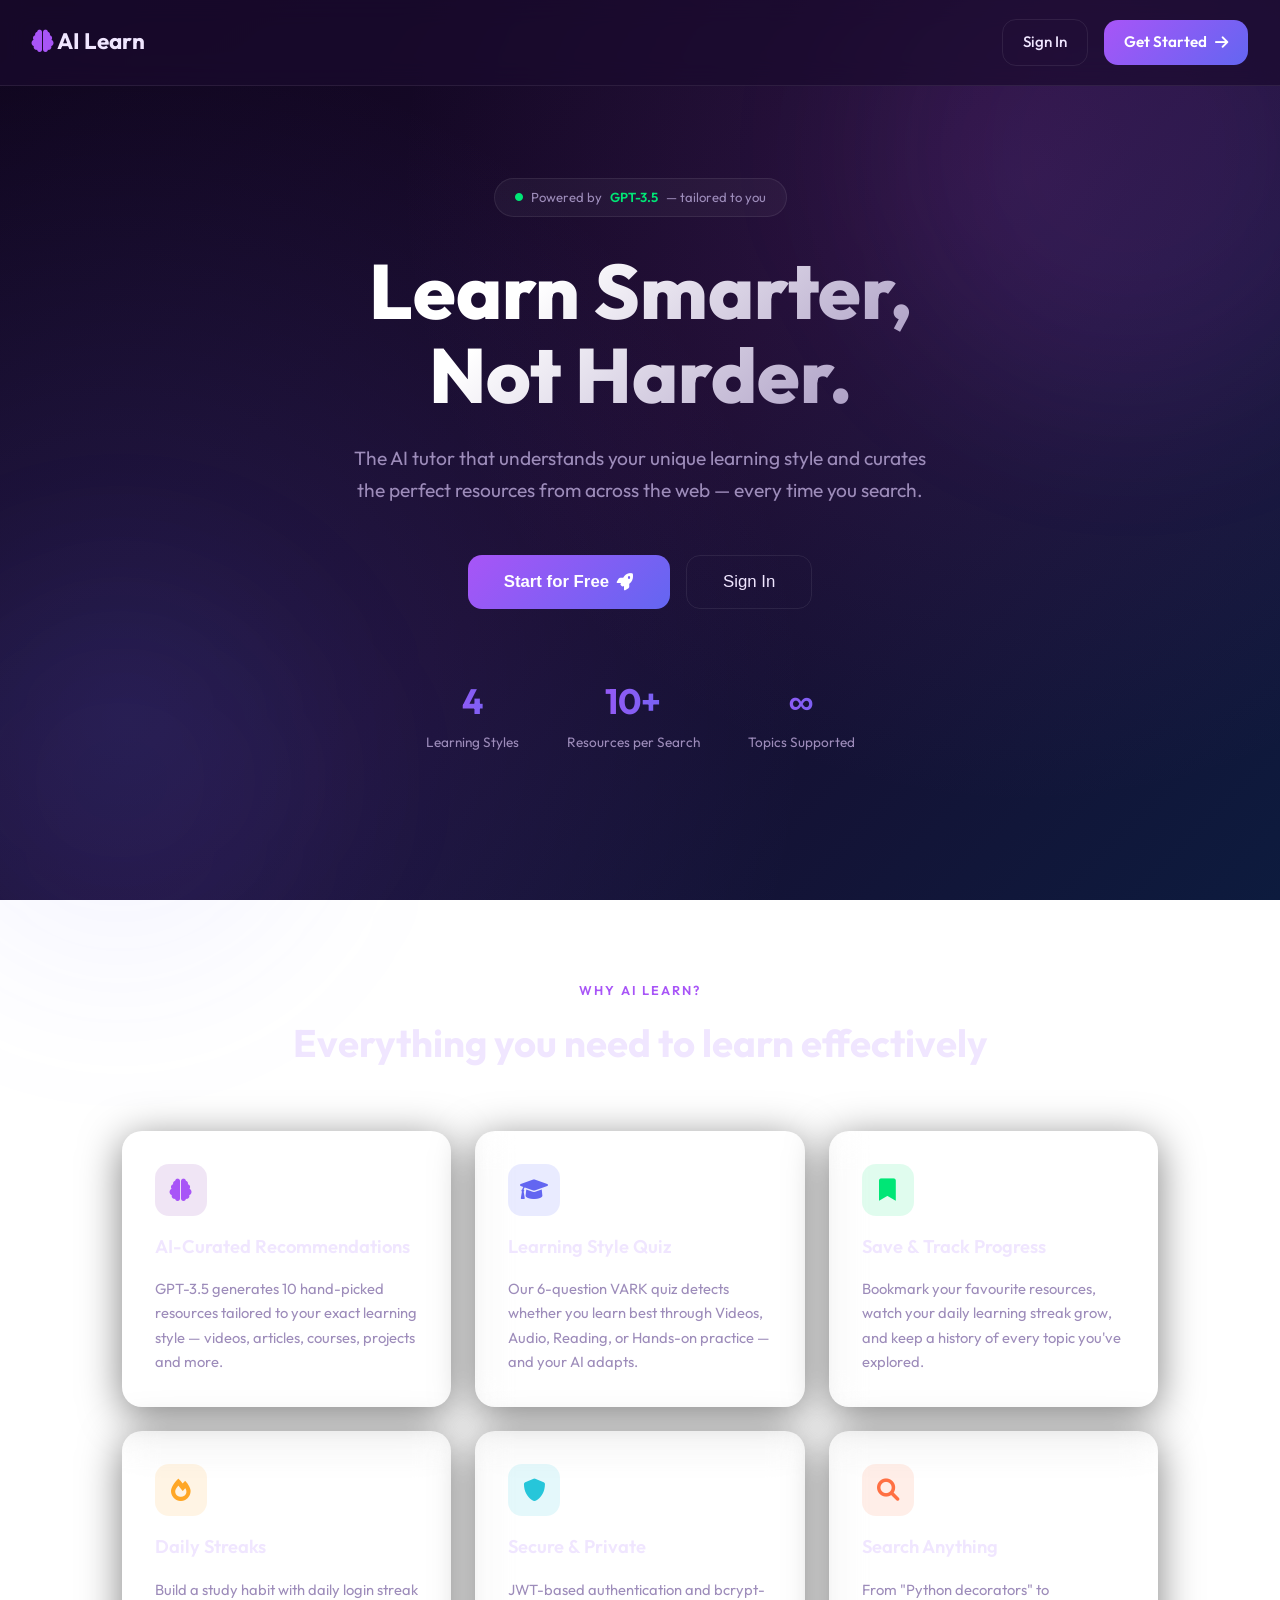
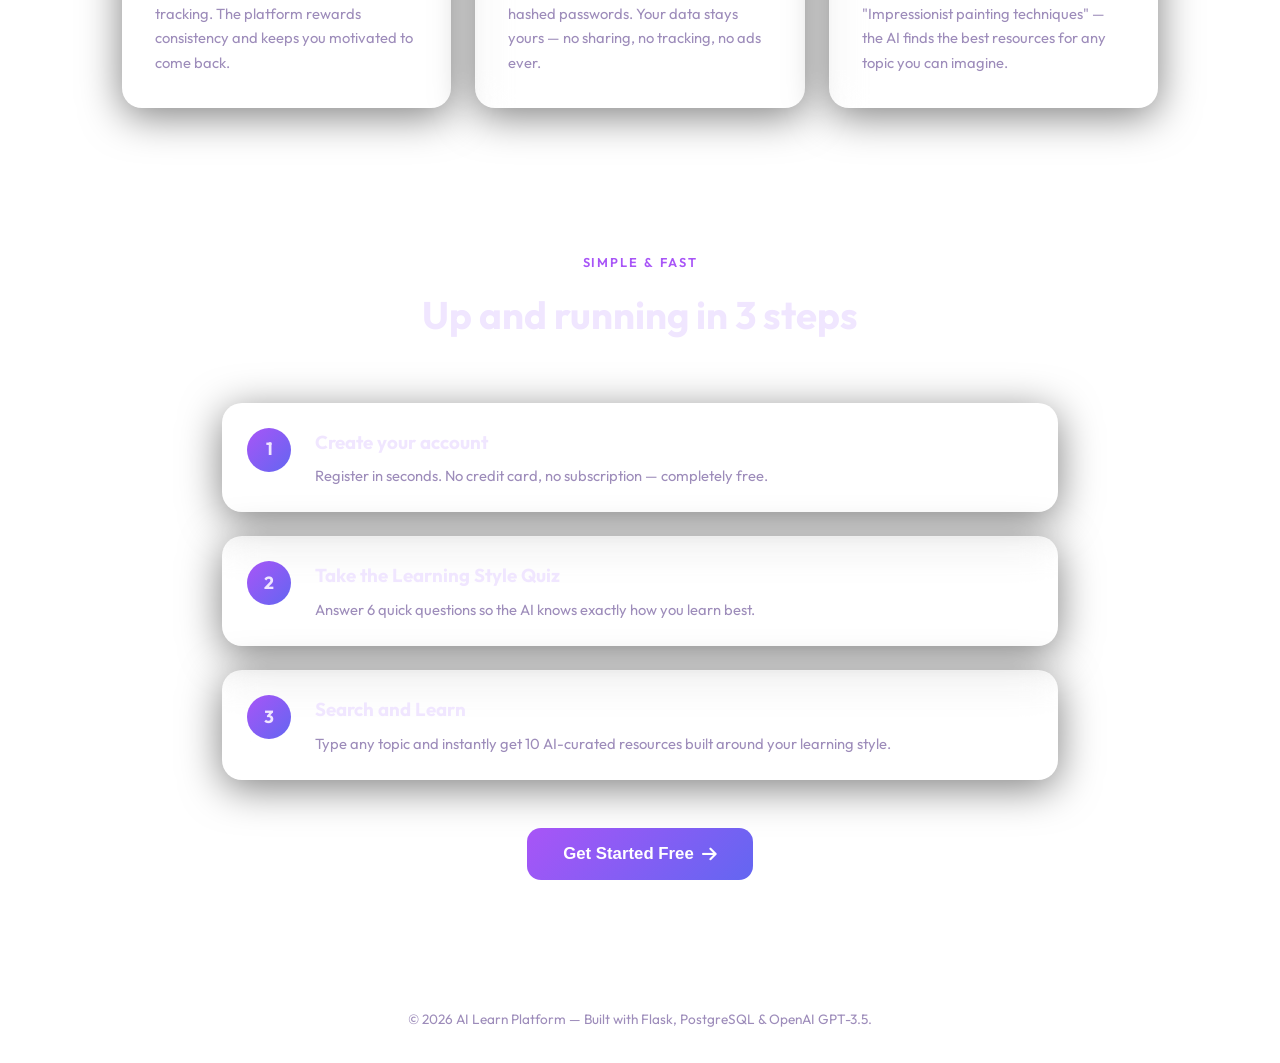
<file: frontend/index.html>
<!DOCTYPE html>
<html lang="en">

<head>
    <meta charset="UTF-8">
    <meta name="viewport" content="width=device-width, initial-scale=1.0">
    <title>AI Personalized Learning - Learn Smarter, Not Harder</title>
    <meta name="description" content="AI-powered learning platform that adapts to your learning style. Get personalized resource recommendations from GPT-3.5.">
    <link rel="stylesheet" href="css/style.css">
    <link href="https://fonts.googleapis.com/css2?family=Outfit:wght@300;400;600;700;800&display=swap" rel="stylesheet">
    <link rel="stylesheet" href="https://cdnjs.cloudflare.com/ajax/libs/font-awesome/6.0.0/css/all.min.css">
    <style>
        .hero {
            min-height: 100vh;
            display: flex;
            flex-direction: column;
            justify-content: center;
            align-items: center;
            text-align: center;
            padding: 6rem 2rem 4rem;
            background:
                radial-gradient(circle at 80% 20%, rgba(157, 80, 187, 0.15), transparent 50%),
                radial-gradient(circle at 10% 80%, rgba(110, 122, 255, 0.15), transparent 50%);
        }

        .hero h1 {
            font-size: clamp(2.8rem, 6vw, 5rem);
            font-weight: 800;
            line-height: 1.1;
            margin-bottom: 1.5rem;
            background: linear-gradient(135deg, #fff 30%, var(--text-secondary) 100%);
            -webkit-background-clip: text;
            -webkit-text-fill-color: transparent;
            background-clip: text;
        }

        .hero p {
            font-size: 1.2rem;
            color: var(--text-secondary);
            max-width: 580px;
            margin-bottom: 3rem;
            line-height: 1.7;
        }

        .hero-pill {
            background: var(--glass-bg);
            padding: 8px 20px;
            border-radius: 30px;
            font-size: 0.82rem;
            border: 1px solid var(--glass-border);
            margin-bottom: 2rem;
            display: inline-flex;
            align-items: center;
            gap: 8px;
            color: var(--text-secondary);
        }

        .hero-pill span { color: #00e676; font-weight: 600; }

        .cta-group {
            display: flex;
            gap: 1rem;
            justify-content: center;
            flex-wrap: wrap;
        }

        .btn-large {
            padding: 16px 36px;
            font-size: 1.05rem;
        }

        /* Stats bar */
        .stats-bar {
            display: flex;
            gap: 3rem;
            justify-content: center;
            margin-top: 4rem;
            flex-wrap: wrap;
        }

        .stat {
            text-align: center;
        }

        .stat-num {
            font-size: 2.2rem;
            font-weight: 700;
            background: linear-gradient(90deg, var(--accent-purple), var(--accent-blue));
            -webkit-background-clip: text;
            -webkit-text-fill-color: transparent;
            background-clip: text;
        }

        .stat-label {
            font-size: 0.85rem;
            color: var(--text-secondary);
            margin-top: 0.2rem;
        }

        /* Features section */
        .features {
            padding: 5rem 2rem;
            max-width: 1100px;
            margin: 0 auto;
        }

        .section-label {
            text-align: center;
            font-size: 0.8rem;
            font-weight: 600;
            letter-spacing: 0.15em;
            text-transform: uppercase;
            color: var(--accent-purple);
            margin-bottom: 0.8rem;
        }

        .section-title {
            text-align: center;
            font-size: clamp(1.8rem, 3vw, 2.5rem);
            font-weight: 700;
            margin-bottom: 3.5rem;
        }

        .features-grid {
            display: grid;
            grid-template-columns: repeat(auto-fit, minmax(300px, 1fr));
            gap: 1.5rem;
        }

        .feature-card {
            padding: 2rem;
            display: flex;
            flex-direction: column;
            gap: 1rem;
            transition: var(--transition-smooth);
        }

        .feature-card:hover {
            transform: translateY(-6px);
            border-color: var(--accent-purple);
        }

        .feature-icon {
            width: 52px;
            height: 52px;
            border-radius: 14px;
            display: flex;
            align-items: center;
            justify-content: center;
            font-size: 1.4rem;
        }

        .feature-card h3 {
            font-size: 1.15rem;
            font-weight: 600;
        }

        .feature-card p {
            color: var(--text-secondary);
            font-size: 0.92rem;
            line-height: 1.65;
        }

        /* How it works */
        .how-it-works {
            padding: 4rem 2rem 6rem;
            max-width: 900px;
            margin: 0 auto;
            text-align: center;
        }

        .steps {
            display: flex;
            flex-direction: column;
            gap: 1.5rem;
            margin-top: 3rem;
            text-align: left;
        }

        .step {
            display: flex;
            gap: 1.5rem;
            align-items: flex-start;
            padding: 1.5rem;
        }

        .step-num {
            width: 44px;
            height: 44px;
            min-width: 44px;
            border-radius: 50%;
            background: linear-gradient(135deg, var(--accent-purple), var(--accent-blue));
            display: flex;
            align-items: center;
            justify-content: center;
            font-weight: 700;
            font-size: 1.1rem;
        }

        .nav-landing {
            position: fixed;
            top: 0;
            width: 100%;
            padding: 1.2rem 2rem;
            display: flex;
            justify-content: space-between;
            align-items: center;
            z-index: 100;
            background: rgba(26, 11, 46, 0.7);
            backdrop-filter: blur(12px);
            border-bottom: 1px solid var(--glass-border);
        }

        footer {
            text-align: center;
            padding: 2rem;
            color: var(--text-secondary);
            font-size: 0.85rem;
            border-top: 1px solid var(--glass-border);
        }
    </style>
</head>

<body>
    <nav class="nav-landing">
        <div class="logo" style="font-size: 1.4rem; font-weight: 700;">
            <i class="fas fa-brain" style="color: var(--accent-purple);"></i> AI Learn
        </div>
        <div style="display: flex; gap: 1rem; align-items: center;">
            <a href="login.html" class="btn-secondary" style="text-decoration: none; padding: 10px 20px;">Sign In</a>
            <a href="register.html" class="btn-primary" style="text-decoration: none; padding: 10px 20px;">Get Started <i class="fas fa-arrow-right"></i></a>
        </div>
    </nav>

    <!-- Hero -->
    <header class="hero">
        <div class="animate-fade-in">
            <div class="hero-pill">
                <i class="fas fa-circle" style="font-size: 0.5rem; color: #00e676;"></i>
                Powered by <span>GPT-3.5</span> &mdash; tailored to you
            </div>
            <h1>Learn Smarter,<br>Not Harder.</h1>
            <p>The AI tutor that understands your unique learning style and curates the perfect resources from across the web — every time you search.</p>
            <div class="cta-group">
                <button onclick="window.location.href='register.html'" class="btn-primary btn-large">
                    Start for Free <i class="fas fa-rocket"></i>
                </button>
                <button onclick="window.location.href='login.html'" class="btn-secondary btn-large">
                    Sign In
                </button>
            </div>
            <div class="stats-bar">
                <div class="stat">
                    <div class="stat-num">4</div>
                    <div class="stat-label">Learning Styles</div>
                </div>
                <div class="stat">
                    <div class="stat-num">10+</div>
                    <div class="stat-label">Resources per Search</div>
                </div>
                <div class="stat">
                    <div class="stat-num">∞</div>
                    <div class="stat-label">Topics Supported</div>
                </div>
            </div>
        </div>
    </header>

    <!-- Features -->
    <section class="features">
        <p class="section-label">Why AI Learn?</p>
        <h2 class="section-title">Everything you need to learn effectively</h2>
        <div class="features-grid">
            <div class="glass-card feature-card animate-fade-in">
                <div class="feature-icon" style="background: rgba(157, 80, 187, 0.15);">
                    <i class="fas fa-brain" style="color: var(--accent-purple);"></i>
                </div>
                <h3>AI-Curated Recommendations</h3>
                <p>GPT-3.5 generates 10 hand-picked resources tailored to your exact learning style — videos, articles, courses, projects and more.</p>
            </div>
            <div class="glass-card feature-card animate-fade-in" style="animation-delay: 0.15s;">
                <div class="feature-icon" style="background: rgba(110, 122, 255, 0.15);">
                    <i class="fas fa-graduation-cap" style="color: var(--accent-blue);"></i>
                </div>
                <h3>Learning Style Quiz</h3>
                <p>Our 6-question VARK quiz detects whether you learn best through Videos, Audio, Reading, or Hands-on practice — and your AI adapts.</p>
            </div>
            <div class="glass-card feature-card animate-fade-in" style="animation-delay: 0.3s;">
                <div class="feature-icon" style="background: rgba(0, 230, 118, 0.12);">
                    <i class="fas fa-bookmark" style="color: #00e676;"></i>
                </div>
                <h3>Save &amp; Track Progress</h3>
                <p>Bookmark your favourite resources, watch your daily learning streak grow, and keep a history of every topic you've explored.</p>
            </div>
            <div class="glass-card feature-card animate-fade-in" style="animation-delay: 0.1s;">
                <div class="feature-icon" style="background: rgba(255, 167, 38, 0.12);">
                    <i class="fas fa-fire" style="color: #ffa726;"></i>
                </div>
                <h3>Daily Streaks</h3>
                <p>Build a study habit with daily login streak tracking. The platform rewards consistency and keeps you motivated to come back.</p>
            </div>
            <div class="glass-card feature-card animate-fade-in" style="animation-delay: 0.25s;">
                <div class="feature-icon" style="background: rgba(38, 198, 218, 0.12);">
                    <i class="fas fa-shield-alt" style="color: #26c6da;"></i>
                </div>
                <h3>Secure &amp; Private</h3>
                <p>JWT-based authentication and bcrypt-hashed passwords. Your data stays yours — no sharing, no tracking, no ads ever.</p>
            </div>
            <div class="glass-card feature-card animate-fade-in" style="animation-delay: 0.4s;">
                <div class="feature-icon" style="background: rgba(255, 112, 67, 0.12);">
                    <i class="fas fa-search" style="color: #ff7043;"></i>
                </div>
                <h3>Search Anything</h3>
                <p>From "Python decorators" to "Impressionist painting techniques" — the AI finds the best resources for any topic you can imagine.</p>
            </div>
        </div>
    </section>

    <!-- How it works -->
    <section class="how-it-works">
        <p class="section-label">Simple &amp; Fast</p>
        <h2 class="section-title">Up and running in 3 steps</h2>
        <div class="steps">
            <div class="glass-card step">
                <div class="step-num">1</div>
                <div>
                    <h3 style="margin-bottom: 0.4rem;">Create your account</h3>
                    <p style="color: var(--text-secondary); font-size: 0.92rem;">Register in seconds. No credit card, no subscription — completely free.</p>
                </div>
            </div>
            <div class="glass-card step">
                <div class="step-num">2</div>
                <div>
                    <h3 style="margin-bottom: 0.4rem;">Take the Learning Style Quiz</h3>
                    <p style="color: var(--text-secondary); font-size: 0.92rem;">Answer 6 quick questions so the AI knows exactly how you learn best.</p>
                </div>
            </div>
            <div class="glass-card step">
                <div class="step-num">3</div>
                <div>
                    <h3 style="margin-bottom: 0.4rem;">Search and Learn</h3>
                    <p style="color: var(--text-secondary); font-size: 0.92rem;">Type any topic and instantly get 10 AI-curated resources built around your learning style.</p>
                </div>
            </div>
        </div>
        <div style="margin-top: 3rem;">
            <button onclick="window.location.href='register.html'" class="btn-primary btn-large">
                Get Started Free <i class="fas fa-arrow-right"></i>
            </button>
        </div>
    </section>

    <footer>
        <p>&copy; 2026 AI Learn Platform &mdash; Built with Flask, PostgreSQL &amp; OpenAI GPT-3.5.</p>
    </footer>

    <script src="js/auth.js"></script>
</body>

</html>
</file>
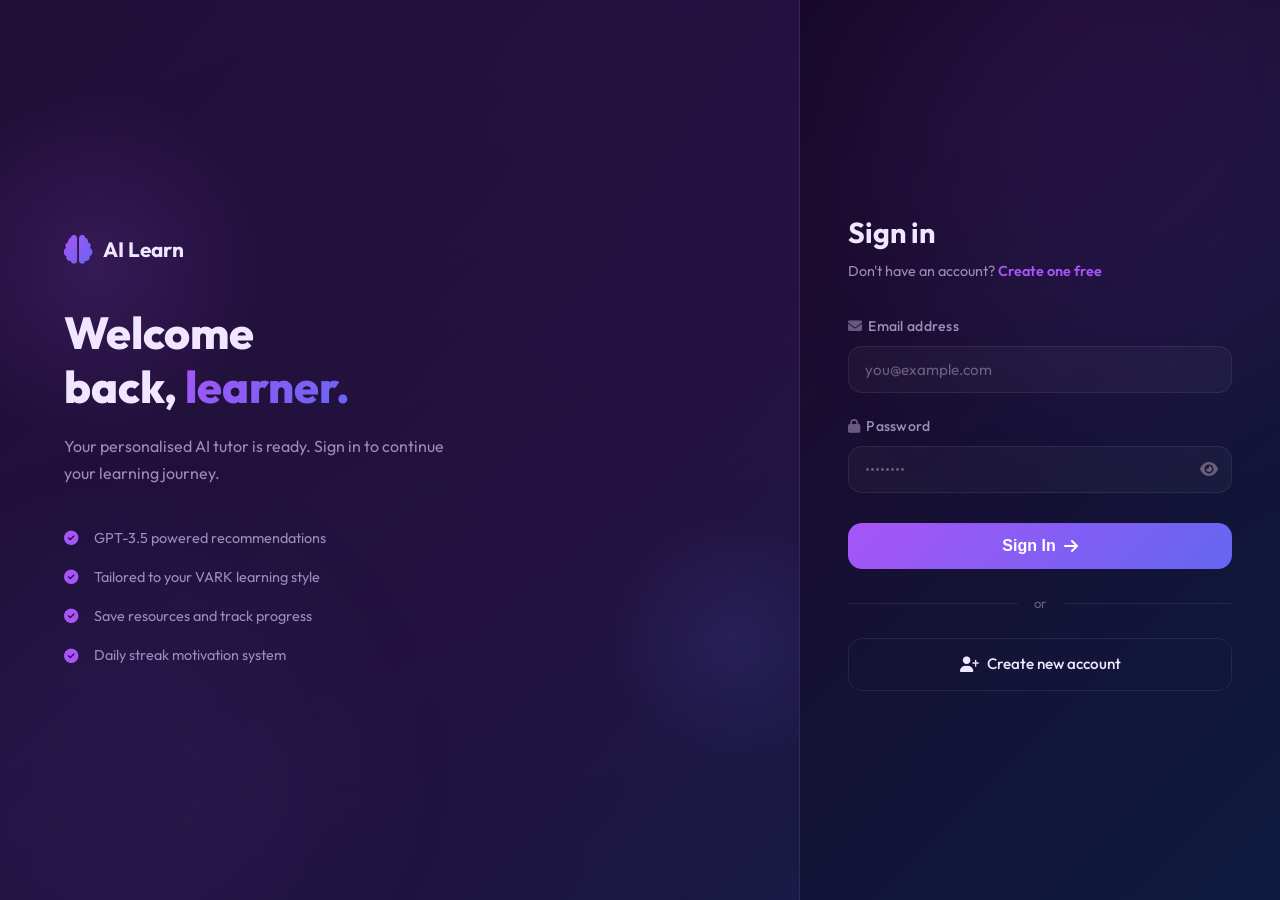
<file: frontend/dashboard.html>
<!DOCTYPE html>
<html lang="en">
<head>
    <meta charset="UTF-8">
    <meta name="viewport" content="width=device-width, initial-scale=1.0">
    <title>Dashboard - AI Learn</title>
    <link rel="stylesheet" href="css/style.css">
    <link href="https://fonts.googleapis.com/css2?family=Outfit:wght@300;400;500;600;700;800&display=swap" rel="stylesheet">
    <link rel="stylesheet" href="https://cdnjs.cloudflare.com/ajax/libs/font-awesome/6.4.0/css/all.min.css">
    <style>
        /* ── Layout ── */
        .app-layout {
            display: grid;
            grid-template-columns: 260px 1fr;
            min-height: 100vh;
        }

        /* ── Sidebar ── */
        .sidebar {
            position: sticky; top:0; height:100vh;
            display:flex; flex-direction:column;
            padding:1.8rem 1.4rem;
            border-right:1px solid var(--glass-border);
            background: rgba(15,5,29,0.6);
            backdrop-filter:blur(20px);
            overflow-y:auto;
        }
        .sidebar-logo {
            display:flex; align-items:center; gap:10px;
            font-size:1.15rem; font-weight:700;
            padding:0 0.5rem; margin-bottom:2rem;
        }
        .sidebar-logo i { font-size:1.4rem; }

        /* Avatar */
        .avatar-section { text-align:center; padding:1.5rem 0.5rem; margin-bottom:1rem; }
        .avatar {
            width:72px; height:72px; border-radius:50%;
            background:linear-gradient(135deg,var(--accent-purple),var(--accent-blue));
            display:flex; align-items:center; justify-content:center;
            font-size:1.8rem; font-weight:700; margin:0 auto 0.8rem;
            box-shadow:0 0 0 4px rgba(168,85,247,0.2);
        }
        .avatar-name { font-weight:600; font-size:1rem; }
        .avatar-style {
            display:inline-flex; align-items:center; gap:5px;
            background:rgba(168,85,247,0.12); color:var(--accent-purple);
            border:1px solid rgba(168,85,247,0.2); border-radius:20px;
            padding:3px 12px; font-size:0.75rem; font-weight:600;
            margin-top:0.4rem;
        }

        /* Stats */
        .stat-grid { display:flex; flex-direction:column; gap:0.6rem; margin-bottom:1.5rem; }
        .stat-pill {
            display:flex; justify-content:space-between; align-items:center;
            padding:0.85rem 1rem;
            background:rgba(255,255,255,0.03);
            border:1px solid var(--glass-border);
            border-radius:var(--radius-md);
            font-size:0.88rem;
        }
        .stat-pill .stat-label { color:var(--text-secondary); display:flex;align-items:center;gap:8px; }
        .stat-pill .stat-val { font-weight:700; font-size:1rem; }

        /* Nav */
        .nav-link {
            display:flex; align-items:center; gap:10px;
            padding:10px 12px; border-radius:var(--radius-sm);
            color:var(--text-secondary); font-size:0.9rem;
            text-decoration:none; cursor:pointer;
            transition:var(--transition); border:none; background:none;
            width:100%; text-align:left; font-family:inherit;
        }
        .nav-link:hover { background:var(--glass-bg); color:var(--text-primary); }
        .nav-link.danger { color:#f87171; }
        .nav-link.danger:hover { background:rgba(239,68,68,0.08); color:#fca5a5; }

        /* ── Main Content ── */
        .main { padding:2.5rem; overflow-y:auto; }

        .main-header { margin-bottom:2.5rem; }
        .main-header h1 { font-size:1.9rem; font-weight:800; }
        .main-header p { color:var(--text-secondary); margin-top:0.2rem; }

        /* Search */
        .search-box {
            display:flex; gap:0.75rem;
            background:var(--glass-bg);
            border:1px solid var(--glass-border);
            border-radius: var(--radius-lg);
            padding:0.5rem 0.5rem 0.5rem 1.2rem;
            transition:var(--transition);
            max-width:700px;
        }
        .search-box:focus-within {
            border-color:rgba(168,85,247,0.5);
            box-shadow:0 0 0 3px rgba(168,85,247,0.1);
        }
        .search-box input {
            flex:1; background:none; border:none; outline:none;
            color:var(--text-primary); font-size:1rem; font-family:inherit;
        }
        .search-box input::placeholder { color:var(--text-muted); }
        .search-btn {
            background:linear-gradient(135deg,var(--accent-purple),var(--accent-blue));
            border:none; border-radius:var(--radius-md);
            color:white; padding:10px 20px; cursor:pointer;
            font-weight:600; font-size:0.9rem; font-family:inherit;
            display:flex; align-items:center; gap:8px;
            transition:var(--transition);
        }
        .search-btn:hover { opacity:0.9; transform:scale(1.02); }

        /* Section titles */
        .section-head {
            display:flex; align-items:center; justify-content:space-between;
            margin-bottom:1.5rem; margin-top:2.5rem;
        }
        .section-head h2 { font-size:1.2rem; font-weight:700; display:flex;align-items:center;gap:10px; }

        /* Cards grid */
        .resource-grid {
            display:grid;
            grid-template-columns:repeat(auto-fill,minmax(295px,1fr));
            gap:1.25rem;
        }
        .resource-card {
            padding:1.4rem; display:flex; flex-direction:column; gap:0.9rem;
            cursor:default;
            transition:transform 0.25s ease, border-color 0.25s ease;
        }
        .resource-card:hover { transform:translateY(-4px); border-color:rgba(168,85,247,0.3); }
        .card-top { display:flex; justify-content:space-between; align-items:center; }
        .card-platform { font-size:0.75rem; color:var(--text-muted); }
        .card-title { font-size:1rem; font-weight:600; line-height:1.4; }
        .card-desc { font-size:0.84rem; color:var(--text-secondary); line-height:1.6; flex-grow:1; }
        .card-reason {
            background:rgba(168,85,247,0.07);
            border-left:3px solid var(--accent-purple);
            padding:8px 12px; border-radius:0 8px 8px 0;
            font-size:0.8rem; color:var(--text-secondary); line-height:1.5;
        }
        .card-actions { display:flex; gap:8px; margin-top:2px; }
        .card-actions .btn-primary { flex:1; justify-content:center; padding:9px 14px; font-size:0.85rem; }
        .card-actions .btn-icon { flex-shrink:0; }

        /* Loading overlay */
        #loadingOverlay {
            position:fixed; inset:0;
            background:rgba(10,4,22,0.85);
            display:none; flex-direction:column;
            align-items:center; justify-content:center; gap:1.2rem;
            z-index:9999; backdrop-filter:blur(6px);
        }
        .spinner-ring {
            width:52px; height:52px;
            border:3px solid rgba(168,85,247,0.2);
            border-top-color:var(--accent-purple);
            border-radius:50%;
            animation:spin 0.8s linear infinite;
        }
        #loadingOverlay p { color:var(--text-secondary); font-size:0.9rem; }

        /* Empty state */
        .empty-state {
            grid-column:1/-1; text-align:center; padding:4rem 2rem;
            color:var(--text-muted);
        }
        .empty-state i { font-size:2.5rem; opacity:0.25; margin-bottom:1rem; display:block; }
        .empty-state p { font-size:0.95rem; }
        .empty-state small { font-size:0.82rem; margin-top:0.3rem; display:block; }

        /* Toast */
        #toast {
            position:fixed; bottom:2rem; right:2rem; z-index:99999;
            padding:12px 20px; border-radius:var(--radius-md);
            font-weight:600; font-size:0.88rem;
            box-shadow:0 8px 30px rgba(0,0,0,0.4);
            display:none; align-items:center; gap:10px;
            animation:fadeInUp 0.3s ease;
            max-width:320px;
        }

        /* Light mode */
        body.light-mode {
            --bg-gradient:linear-gradient(135deg,#f5f0ff 0%,#eef2ff 50%,#f0f9ff 100%);
            --text-primary:#1e1033;
            --text-secondary:#6b5f7d;
            --text-muted:#9ca3af;
            --glass-bg:rgba(255,255,255,0.7);
            --glass-bg-hover:rgba(255,255,255,0.9);
            --glass-border:rgba(0,0,0,0.07);
        }
        body.light-mode .sidebar { background:rgba(245,240,255,0.8); }

        @media(max-width:900px) {
            .app-layout { grid-template-columns:1fr; }
            .sidebar { position:static; height:auto; flex-direction:row; flex-wrap:wrap; }
            .avatar-section { display:none; }
        }
    </style>
</head>
<body>
<div id="loadingOverlay">
    <div class="spinner-ring"></div>
    <p>Generating personalised resources with AI...</p>
</div>

<div id="toast"></div>

<div class="app-layout">
    <!-- Sidebar -->
    <aside class="sidebar">
        <div class="sidebar-logo">
            <i class="fas fa-brain gradient-text"></i>
            AI Learn
        </div>

        <div class="avatar-section">
            <div class="avatar" id="userAvatar">U</div>
            <div class="avatar-name" id="userName">Loading...</div>
            <div class="avatar-style"><i class="fas fa-star"></i><span id="userStyle">—</span></div>
        </div>

        <div class="stat-grid">
            <div class="stat-pill">
                <span class="stat-label"><i class="fas fa-fire" style="color:#f97316;"></i> Streak</span>
                <span class="stat-val" id="streakCount">—</span>
            </div>
            <div class="stat-pill">
                <span class="stat-label"><i class="fas fa-history" style="color:var(--accent-blue);"></i> Topics</span>
                <span class="stat-val" id="topicCount">0</span>
            </div>
            <div class="stat-pill">
                <span class="stat-label"><i class="fas fa-bookmark" style="color:var(--accent-purple);"></i> Saved</span>
                <span class="stat-val" id="savedCount">0</span>
            </div>
        </div>

        <div style="margin-top:auto; display:flex; flex-direction:column; gap:4px; padding-top:1rem; border-top:1px solid var(--glass-border);">
            <button class="nav-link" id="themeToggle">
                <i class="fas fa-moon"></i> Dark Mode
            </button>
            <button class="nav-link danger" onclick="logout()">
                <i class="fas fa-sign-out-alt"></i> Sign Out
            </button>
        </div>
    </aside>

    <!-- Main -->
    <main class="main">
        <div class="main-header animate-fade-in">
            <h1>What will you learn <span class="gradient-text">today?</span></h1>
            <p>Enter any topic and AI will find the best resources for your learning style.</p>
        </div>

        <div class="search-box animate-fade-in-2">
            <input type="text" id="topicInput" placeholder="e.g. Machine Learning, React Hooks, Watercolour Painting…">
            <button class="search-btn" onclick="handleSearch()">
                <i class="fas fa-magic"></i> Discover
            </button>
        </div>

        <!-- Recommendations -->
        <section id="recsSection" style="display:none;">
            <div class="section-head">
                <h2><i class="fas fa-sparkles gradient-text"></i><span id="recsHeading">Recommendations</span></h2>
                <span style="font-size:0.8rem;color:var(--text-muted);" id="recsCount"></span>
            </div>
            <div class="resource-grid" id="recsGrid"></div>
        </section>

        <!-- Saved Resources -->
        <section id="savedSection">
            <div class="section-head">
                <h2><i class="fas fa-bookmark" style="color:var(--accent-purple);"></i> Saved Resources</h2>
            </div>
            <div class="resource-grid" id="savedGrid">
                <div class="empty-state">
                    <i class="fas fa-bookmark"></i>
                    <p>Nothing saved yet</p>
                    <small>Search a topic above and bookmark your favourites</small>
                </div>
            </div>
        </section>
    </main>
</div>

<script src="js/auth.js"></script>
<script src="js/dashboard.js"></script>
</body>
</html>
</file>
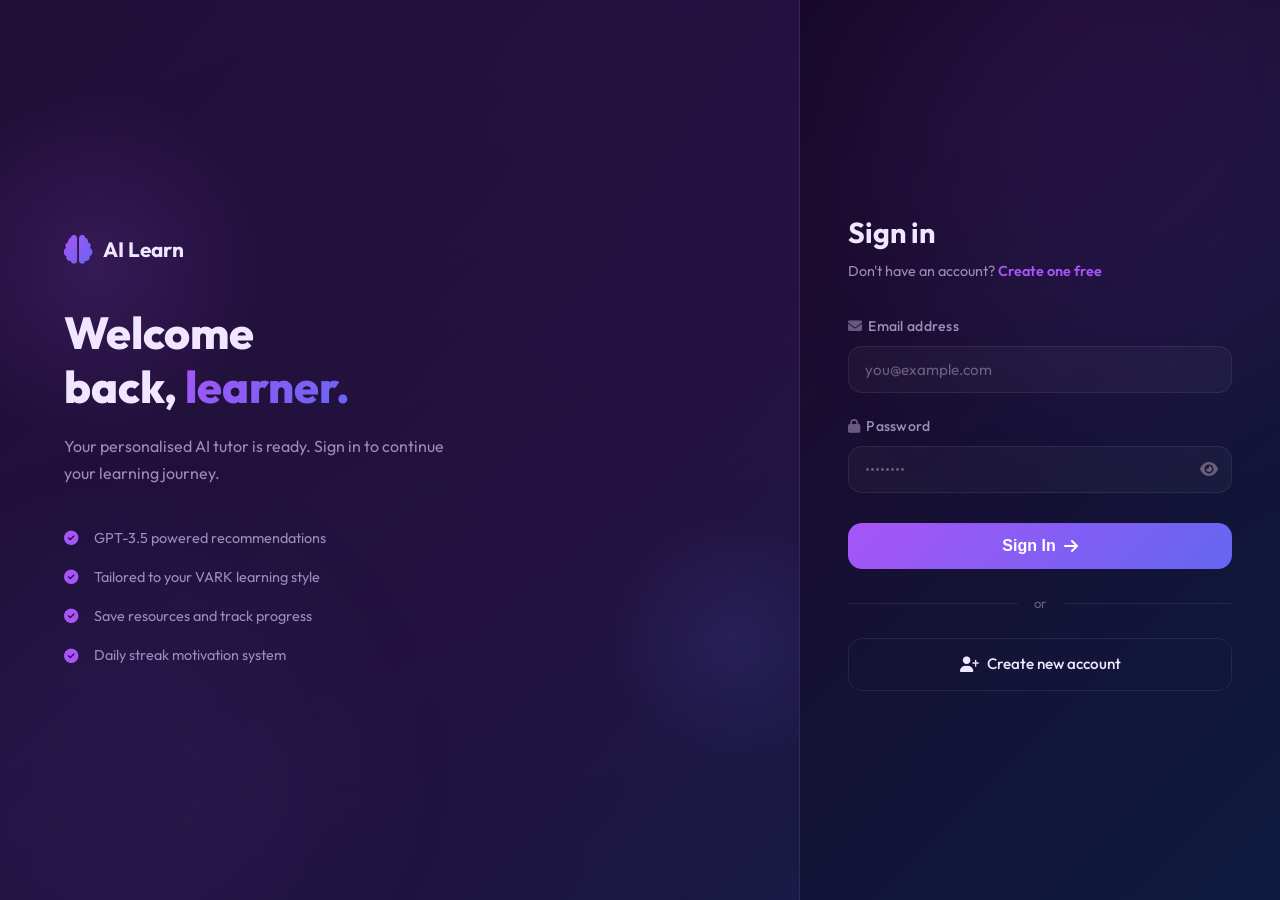
<file: frontend/login.html>
<!DOCTYPE html>
<html lang="en">
<head>
    <meta charset="UTF-8">
    <meta name="viewport" content="width=device-width, initial-scale=1.0">
    <title>Sign In - AI Learn</title>
    <link rel="stylesheet" href="css/style.css">
    <link href="https://fonts.googleapis.com/css2?family=Outfit:wght@300;400;500;600;700;800&display=swap" rel="stylesheet">
    <link rel="stylesheet" href="https://cdnjs.cloudflare.com/ajax/libs/font-awesome/6.4.0/css/all.min.css">
    <style>
        .auth-split {
            display: flex;
            min-height: 100vh;
        }
        /* Left decorative panel */
        .auth-deco {
            flex: 1;
            display: flex;
            flex-direction: column;
            justify-content: center;
            padding: 4rem;
            background: linear-gradient(160deg, rgba(168,85,247,0.12) 0%, rgba(99,102,241,0.08) 100%);
            border-right: 1px solid var(--glass-border);
            position: relative;
            overflow: hidden;
        }
        .auth-deco::before {
            content: '';
            position: absolute;
            width: 350px; height: 350px;
            background: radial-gradient(circle, rgba(168,85,247,0.15), transparent 70%);
            top: 10%; left: -80px;
        }
        .auth-deco::after {
            content: '';
            position: absolute;
            width: 250px; height: 250px;
            background: radial-gradient(circle, rgba(99,102,241,0.12), transparent 70%);
            bottom: 15%; right: -60px;
        }
        .auth-deco-inner { position: relative; z-index: 1; }
        .auth-deco h1 {
            font-size: 2.8rem;
            font-weight: 800;
            line-height: 1.2;
            margin-bottom: 1.2rem;
        }
        .auth-deco p { color: var(--text-secondary); font-size: 1rem; max-width: 380px; line-height: 1.7; }
        .feature-list { margin-top: 2.5rem; display: flex; flex-direction: column; gap: 1rem; }
        .feature-item {
            display: flex; align-items: center; gap: 12px;
            color: var(--text-secondary); font-size: 0.9rem;
        }
        .feature-item i { color: var(--accent-purple); width: 18px; }
        /* Right form panel */
        .auth-form-panel {
            width: 480px;
            min-width: 480px;
            display: flex;
            align-items: center;
            justify-content: center;
            padding: 3rem;
        }
        .auth-form-inner { width: 100%; }
        .password-wrap { position: relative; }
        .password-toggle {
            position: absolute; right: 14px; top: 50%;
            transform: translateY(-50%);
            color: var(--text-muted); cursor: pointer;
            transition: color 0.2s;
        }
        .password-toggle:hover { color: var(--accent-purple); }
        .error-msg {
            display: none; color: #f87171;
            font-size: 0.85rem; margin-top: 0.4rem;
        }
        .error-msg.show { display: block; }
        @media (max-width: 900px) {
            .auth-deco { display: none; }
            .auth-form-panel { width: 100%; min-width: unset; }
        }
    </style>
</head>
<body>
<div class="auth-split">
    <!-- Decorative left panel -->
    <div class="auth-deco">
        <div class="auth-deco-inner animate-fade-in">
            <div style="display:flex;align-items:center;gap:10px;margin-bottom:2.5rem;">
                <i class="fas fa-brain gradient-text" style="font-size:1.8rem;"></i>
                <span style="font-size:1.3rem;font-weight:700;">AI Learn</span>
            </div>
            <h1>Welcome<br>back, <span class="gradient-text">learner.</span></h1>
            <p>Your personalised AI tutor is ready. Sign in to continue your learning journey.</p>
            <div class="feature-list">
                <div class="feature-item"><i class="fas fa-check-circle"></i> GPT-3.5 powered recommendations</div>
                <div class="feature-item"><i class="fas fa-check-circle"></i> Tailored to your VARK learning style</div>
                <div class="feature-item"><i class="fas fa-check-circle"></i> Save resources and track progress</div>
                <div class="feature-item"><i class="fas fa-check-circle"></i> Daily streak motivation system</div>
            </div>
        </div>
    </div>

    <!-- Form panel -->
    <div class="auth-form-panel">
        <div class="auth-form-inner animate-fade-in">
            <div style="margin-bottom:2rem;">
                <h2 style="font-size:1.8rem;font-weight:700;margin-bottom:0.3rem;">Sign in</h2>
                <p style="color:var(--text-secondary);font-size:0.9rem;">Don't have an account? <a href="register.html" style="color:var(--accent-purple);text-decoration:none;font-weight:600;">Create one free</a></p>
            </div>

            <form id="loginForm" novalidate>
                <div class="form-group">
                    <label for="email"><i class="fas fa-envelope" style="margin-right:6px;opacity:0.6;"></i>Email address</label>
                    <input type="email" id="email" class="form-control" placeholder="you@example.com" required autocomplete="email">
                    <span class="error-msg" id="emailError">Please enter a valid email.</span>
                </div>
                <div class="form-group">
                    <label for="password"><i class="fas fa-lock" style="margin-right:6px;opacity:0.6;"></i>Password</label>
                    <div class="password-wrap">
                        <input type="password" id="password" class="form-control" placeholder="••••••••" required autocomplete="current-password" style="padding-right:48px;">
                        <i class="fas fa-eye password-toggle" id="togglePassword"></i>
                    </div>
                    <span class="error-msg" id="passError">Please enter your password.</span>
                </div>

                <button type="submit" class="btn-primary" id="loginBtn" style="width:100%;justify-content:center;padding:14px;font-size:1rem;margin-top:0.5rem;">
                    <span id="loginBtnText">Sign In</span>
                    <i class="fas fa-arrow-right" id="loginBtnIcon"></i>
                </button>
            </form>

            <div class="divider">or</div>

            <a href="register.html" class="btn-secondary" style="width:100%;justify-content:center;padding:13px;">
                <i class="fas fa-user-plus"></i> Create new account
            </a>
        </div>
    </div>
</div>

<script src="js/auth.js"></script>
</body>
</html>
</file>
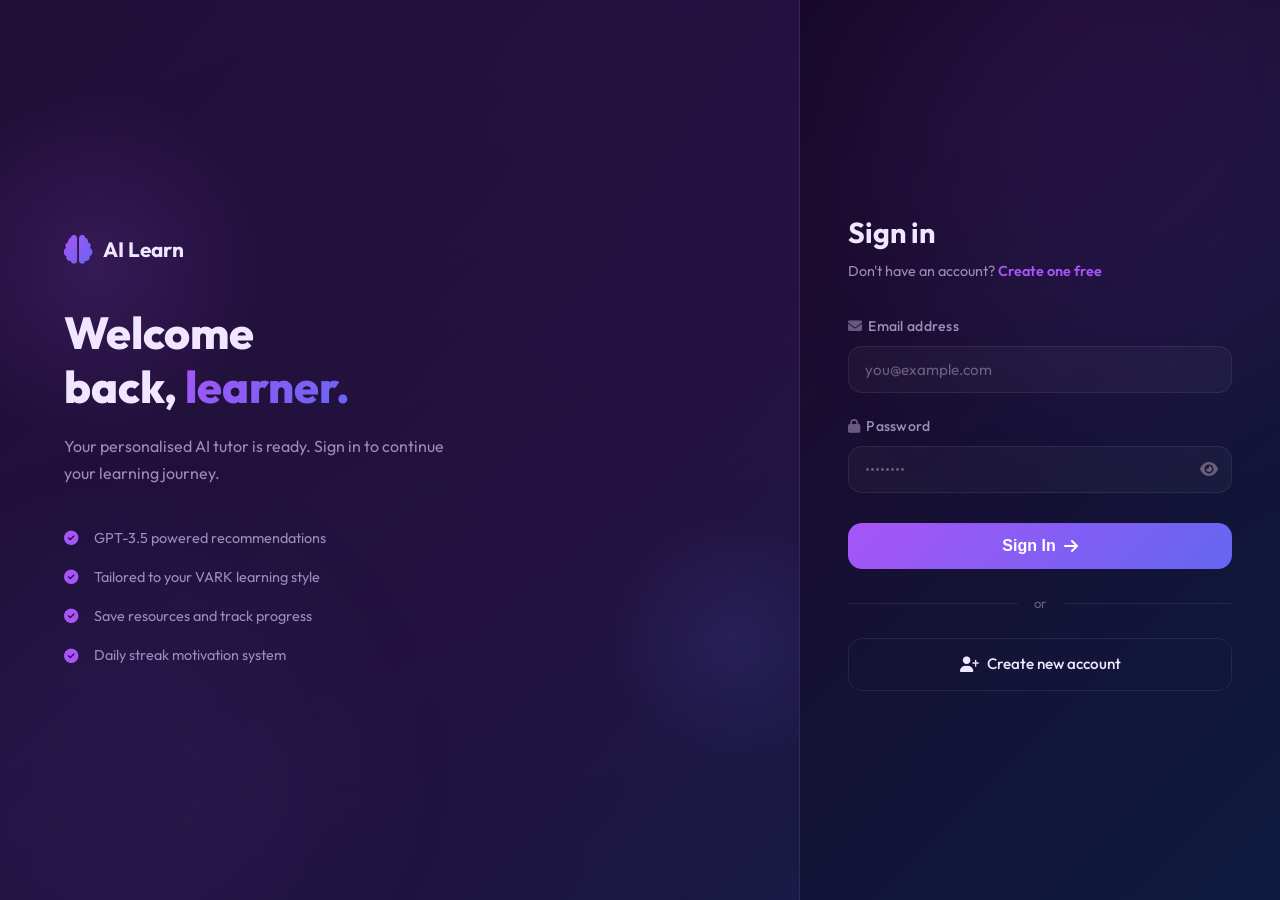
<file: frontend/quiz.html>
<!DOCTYPE html>
<html lang="en">
<head>
    <meta charset="UTF-8">
    <meta name="viewport" content="width=device-width, initial-scale=1.0">
    <title>Learning Style Quiz - AI Learn</title>
    <link rel="stylesheet" href="css/style.css">
    <link href="https://fonts.googleapis.com/css2?family=Outfit:wght@300;400;500;600;700;800&display=swap" rel="stylesheet">
    <link rel="stylesheet" href="https://cdnjs.cloudflare.com/ajax/libs/font-awesome/6.4.0/css/all.min.css">
    <style>
        body { display:flex; flex-direction:column; align-items:center; padding:3rem 1.5rem; min-height:100vh; }

        .quiz-header { text-align:center; margin-bottom:3rem; max-width:600px; }
        .quiz-header h1 { font-size:2rem; font-weight:800; margin-bottom:0.5rem; }
        .quiz-header p { color:var(--text-secondary); }

        .progress-track {
            width:100%; max-width:640px; margin-bottom:2.5rem;
            display:flex; align-items:center; gap:1rem;
        }
        .progress-bar-outer {
            flex:1; height:6px; background:var(--glass-border); border-radius:10px; overflow:hidden;
        }
        .progress-bar-fill {
            height:100%; width:0%;
            background:linear-gradient(90deg, var(--accent-purple), var(--accent-blue));
            border-radius:10px; transition:width 0.5s ease;
        }
        .progress-label { font-size:0.82rem; color:var(--text-secondary); white-space:nowrap; }

        .question-wrap { width:100%; max-width:640px; }

        .question-card {
            padding:2.5rem; display:none;
            animation:fadeInUp 0.4s ease both;
        }
        .question-card.active { display:block; }

        .q-number {
            font-size:0.75rem; font-weight:700; text-transform:uppercase;
            letter-spacing:0.1em; color:var(--accent-purple); margin-bottom:1rem;
        }
        .q-text { font-size:1.25rem; font-weight:600; margin-bottom:2rem; line-height:1.5; }

        .options-grid { display:flex; flex-direction:column; gap:0.75rem; }

        .option-btn {
            display:flex; align-items:center; gap:14px;
            width:100%; padding:1rem 1.2rem;
            background:rgba(255,255,255,0.03);
            border:1px solid var(--glass-border);
            border-radius:var(--radius-md);
            color:var(--text-primary); text-align:left;
            cursor:pointer; font-size:0.95rem; font-family:inherit;
            transition:var(--transition);
        }
        .option-btn .opt-letter {
            width:32px; height:32px; min-width:32px;
            border-radius:8px; background:var(--glass-bg);
            border:1px solid var(--glass-border);
            display:flex; align-items:center; justify-content:center;
            font-size:0.75rem; font-weight:700; color:var(--text-secondary);
            transition:var(--transition);
        }
        .option-btn:hover {
            background:rgba(168,85,247,0.08);
            border-color:rgba(168,85,247,0.35);
        }
        .option-btn:hover .opt-letter {
            background:var(--accent-purple); color:white; border-color:transparent;
        }
        .option-btn.selected {
            background:rgba(168,85,247,0.12);
            border-color:var(--accent-purple);
        }
        .option-btn.selected .opt-letter {
            background:var(--accent-purple); color:white; border-color:transparent;
        }

        /* Result screen */
        .result-card { padding:4rem 3rem; text-align:center; max-width:640px; width:100%; }
        .result-icon {
            font-size:4rem;
            animation: float 3s ease-in-out infinite;
            margin-bottom:1.5rem; display:block;
        }
        .result-badge {
            display:inline-flex; align-items:center; gap:10px;
            background:linear-gradient(135deg, rgba(168,85,247,0.15), rgba(99,102,241,0.15));
            border:1px solid rgba(168,85,247,0.3); border-radius:30px;
            padding:10px 24px; font-size:1.4rem; font-weight:700;
            margin-bottom:1.5rem;
        }
        .result-desc { color:var(--text-secondary); margin-bottom:2.5rem; max-width:420px; margin-left:auto; margin-right:auto; }
    </style>
</head>
<body>
    <div class="quiz-header animate-fade-in">
        <div style="display:flex;align-items:center;justify-content:center;gap:10px;margin-bottom:1rem;">
            <i class="fas fa-brain gradient-text" style="font-size:1.5rem;"></i>
            <span style="font-weight:700;font-size:1.1rem;">AI Learn</span>
        </div>
        <h1>Discover Your <span class="gradient-text">Learning Style</span></h1>
        <p>Answer 6 quick questions so we can tailor every recommendation to the way <em>you</em> learn best.</p>
    </div>

    <div class="progress-track animate-fade-in-2">
        <div class="progress-bar-outer">
            <div class="progress-bar-fill" id="progressFill"></div>
        </div>
        <div class="progress-label" id="progressLabel">0 / 6</div>
    </div>

    <div class="question-wrap" id="quizContent"></div>

    <div class="result-card glass-card" id="quizResult" style="display:none;">
        <span class="result-icon">🎓</span>
        <h2 style="font-size:1.4rem;margin-bottom:1rem;color:var(--text-secondary);">Your learning style is</h2>
        <div class="result-badge">
            <i class="fas fa-star gradient-text"></i>
            <span id="detectedStyle">Analysing...</span>
        </div>
        <p class="result-desc">Great! Your dashboard is now personalised to match your style. Every resource we recommend will be chosen specifically for how you learn best.</p>
        <button onclick="window.location.href='dashboard.html'" class="btn-primary" style="padding:14px 36px;font-size:1rem;">
            Open My Dashboard <i class="fas fa-rocket"></i>
        </button>
    </div>

<script src="js/auth.js"></script>
<script src="js/quiz.js"></script>
</body>
</html>
</file>
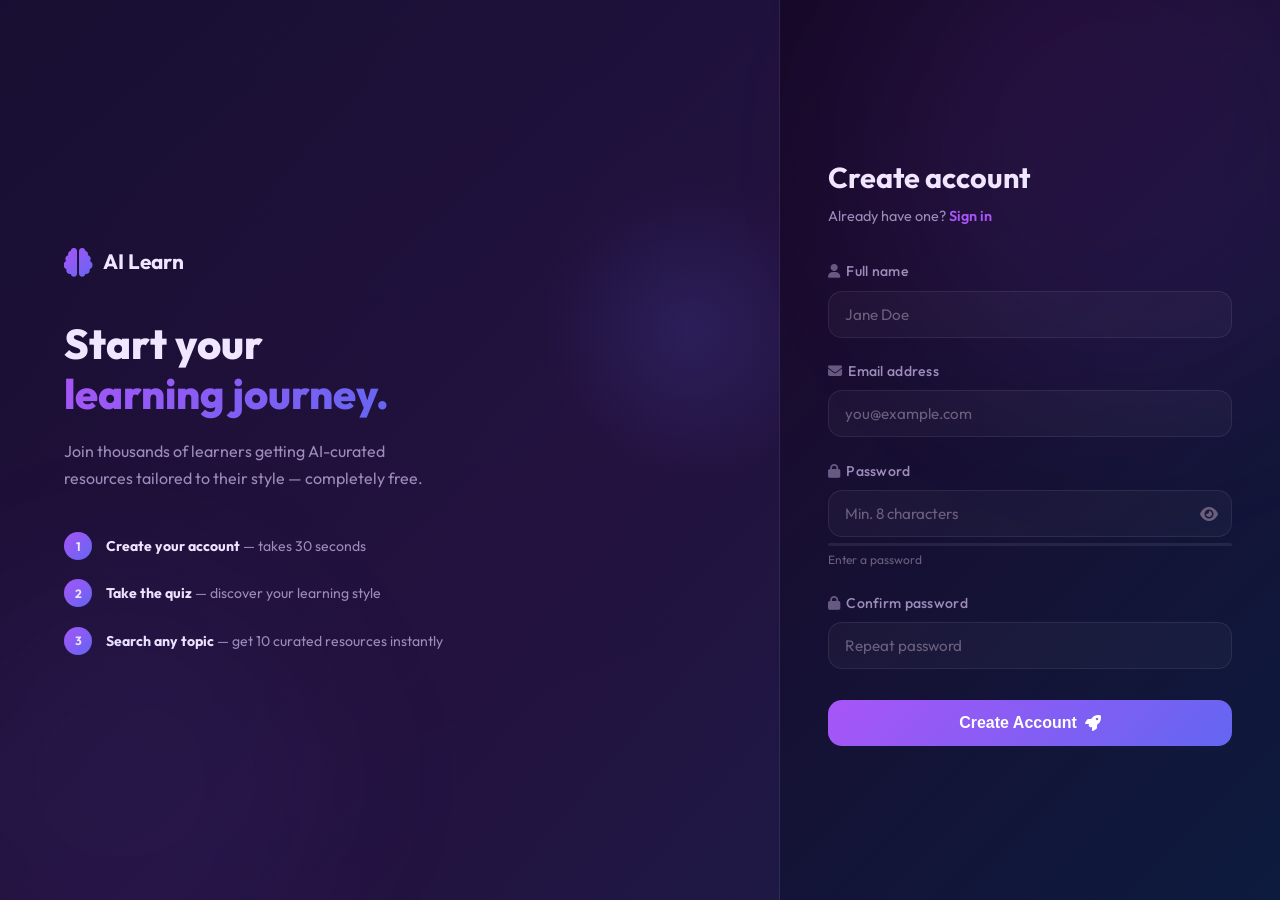
<file: frontend/register.html>
<!DOCTYPE html>
<html lang="en">
<head>
    <meta charset="UTF-8">
    <meta name="viewport" content="width=device-width, initial-scale=1.0">
    <title>Create Account - AI Learn</title>
    <link rel="stylesheet" href="css/style.css">
    <link href="https://fonts.googleapis.com/css2?family=Outfit:wght@300;400;500;600;700;800&display=swap" rel="stylesheet">
    <link rel="stylesheet" href="https://cdnjs.cloudflare.com/ajax/libs/font-awesome/6.4.0/css/all.min.css">
    <style>
        .auth-split { display:flex; min-height:100vh; }
        .auth-deco {
            flex:1; display:flex; flex-direction:column; justify-content:center;
            padding:4rem;
            background: linear-gradient(160deg, rgba(99,102,241,0.1) 0%, rgba(168,85,247,0.08) 100%);
            border-right:1px solid var(--glass-border);
            position:relative; overflow:hidden;
        }
        .auth-deco::before {
            content:''; position:absolute;
            width:300px;height:300px;
            background:radial-gradient(circle,rgba(99,102,241,0.15),transparent 70%);
            top:20%;right:-60px;
        }
        .auth-deco h1 { font-size:2.6rem;font-weight:800;line-height:1.2;margin-bottom:1.2rem; }
        .auth-deco p { color:var(--text-secondary);font-size:1rem;max-width:360px;line-height:1.7; }
        .steps-list { margin-top:2.5rem;display:flex;flex-direction:column;gap:1.2rem; }
        .step-item { display:flex;align-items:flex-start;gap:14px; }
        .step-num {
            width:28px;height:28px;min-width:28px;border-radius:50%;
            background:linear-gradient(135deg,var(--accent-purple),var(--accent-blue));
            display:flex;align-items:center;justify-content:center;
            font-size:0.75rem;font-weight:700;
        }
        .step-text { color:var(--text-secondary);font-size:0.88rem;line-height:1.5;padding-top:4px; }
        .step-text strong { color:var(--text-primary); }
        .auth-form-panel { width:500px;min-width:500px;display:flex;align-items:center;justify-content:center;padding:3rem; }
        .password-wrap { position:relative; }
        .password-toggle { position:absolute;right:14px;top:50%;transform:translateY(-50%);color:var(--text-muted);cursor:pointer;transition:color 0.2s; }
        .password-toggle:hover { color:var(--accent-purple); }
        .strength-bar { height:3px;border-radius:3px;margin-top:6px;background:var(--glass-border);overflow:hidden; }
        .strength-fill { height:100%;width:0;border-radius:3px;transition:width 0.3s,background 0.3s; }
        .strength-text { font-size:0.75rem;color:var(--text-muted);margin-top:4px; }
        @media(max-width:900px) { .auth-deco{display:none;} .auth-form-panel{width:100%;min-width:unset;} }
    </style>
</head>
<body>
<div class="auth-split">
    <div class="auth-deco">
        <div class="animate-fade-in">
            <div style="display:flex;align-items:center;gap:10px;margin-bottom:2.5rem;">
                <i class="fas fa-brain gradient-text" style="font-size:1.8rem;"></i>
                <span style="font-size:1.3rem;font-weight:700;">AI Learn</span>
            </div>
            <h1>Start your<br><span class="gradient-text">learning journey.</span></h1>
            <p>Join thousands of learners getting AI-curated resources tailored to their style — completely free.</p>
            <div class="steps-list">
                <div class="step-item"><div class="step-num">1</div><div class="step-text"><strong>Create your account</strong> — takes 30 seconds</div></div>
                <div class="step-item"><div class="step-num">2</div><div class="step-text"><strong>Take the quiz</strong> — discover your learning style</div></div>
                <div class="step-item"><div class="step-num">3</div><div class="step-text"><strong>Search any topic</strong> — get 10 curated resources instantly</div></div>
            </div>
        </div>
    </div>

    <div class="auth-form-panel">
        <div style="width:100%;" class="animate-fade-in">
            <div style="margin-bottom:2rem;">
                <h2 style="font-size:1.8rem;font-weight:700;margin-bottom:0.3rem;">Create account</h2>
                <p style="color:var(--text-secondary);font-size:0.9rem;">Already have one? <a href="login.html" style="color:var(--accent-purple);text-decoration:none;font-weight:600;">Sign in</a></p>
            </div>

            <form id="registerForm" novalidate>
                <div class="form-group">
                    <label for="name"><i class="fas fa-user" style="margin-right:6px;opacity:0.6;"></i>Full name</label>
                    <input type="text" id="name" class="form-control" placeholder="Jane Doe" required autocomplete="name">
                </div>
                <div class="form-group">
                    <label for="email"><i class="fas fa-envelope" style="margin-right:6px;opacity:0.6;"></i>Email address</label>
                    <input type="email" id="email" class="form-control" placeholder="you@example.com" required autocomplete="email">
                </div>
                <div class="form-group">
                    <label for="password"><i class="fas fa-lock" style="margin-right:6px;opacity:0.6;"></i>Password</label>
                    <div class="password-wrap">
                        <input type="password" id="password" class="form-control" placeholder="Min. 8 characters" required style="padding-right:48px;" oninput="checkStrength(this.value)">
                        <i class="fas fa-eye password-toggle" id="togglePassword"></i>
                    </div>
                    <div class="strength-bar"><div class="strength-fill" id="strengthFill"></div></div>
                    <div class="strength-text" id="strengthText">Enter a password</div>
                </div>
                <div class="form-group">
                    <label for="confirmPassword"><i class="fas fa-lock" style="margin-right:6px;opacity:0.6;"></i>Confirm password</label>
                    <input type="password" id="confirmPassword" class="form-control" placeholder="Repeat password" required style="padding-right:48px;">
                </div>

                <button type="submit" class="btn-primary" style="width:100%;justify-content:center;padding:14px;font-size:1rem;margin-top:0.5rem;">
                    Create Account <i class="fas fa-rocket"></i>
                </button>
            </form>
        </div>
    </div>
</div>

<script>
function checkStrength(pwd) {
    const fill = document.getElementById('strengthFill');
    const text = document.getElementById('strengthText');
    let score = 0;
    if (pwd.length >= 8) score++;
    if (/[A-Z]/.test(pwd)) score++;
    if (/[0-9]/.test(pwd)) score++;
    if (/[^A-Za-z0-9]/.test(pwd)) score++;
    const levels = [
        { w: '0%',   c: '#ef4444', t: 'Too short'  },
        { w: '25%',  c: '#f97316', t: 'Weak'       },
        { w: '50%',  c: '#eab308', t: 'Fair'       },
        { w: '75%',  c: '#22c55e', t: 'Good'       },
        { w: '100%', c: '#10b981', t: 'Strong ✓'   },
    ];
    const l = levels[score];
    fill.style.width = l.w;
    fill.style.background = l.c;
    text.innerText = l.t;
    text.style.color = l.c;
}
</script>
<script src="js/auth.js"></script>
</body>
</html>
</file>
<file: frontend/css/style.css>
/* ═══════════════════════════════════════════════
   AI LEARN — Global Design System
   Deep Purple Glassmorphism + Micro-animations
═══════════════════════════════════════════════ */

:root {
    --bg-gradient: linear-gradient(135deg, #0f051d 0%, #1a0b2e 50%, #0d1b3e 100%);
    --accent-purple: #a855f7;
    --accent-blue: #6366f1;
    --accent-cyan: #22d3ee;
    --accent-green: #10b981;
    --glass-bg: rgba(255, 255, 255, 0.04);
    --glass-bg-hover: rgba(255, 255, 255, 0.07);
    --glass-border: rgba(255, 255, 255, 0.08);
    --glass-border-active: rgba(168, 85, 247, 0.5);
    --text-primary: #f0e6ff;
    --text-secondary: #9d8cba;
    --text-muted: #6b5f7d;
    --card-shadow: 0 8px 40px rgba(0,0,0,0.5);
    --glow-purple: 0 0 30px rgba(168, 85, 247, 0.25);
    --glow-blue: 0 0 30px rgba(99, 102, 241, 0.25);
    --transition: all 0.3s cubic-bezier(0.4, 0, 0.2, 1);
    --radius-lg: 20px;
    --radius-md: 14px;
    --radius-sm: 10px;
}

/* ── Reset ── */
*, *::before, *::after {
    margin: 0; padding: 0;
    box-sizing: border-box;
}

html { scroll-behavior: smooth; }

body {
    font-family: 'Outfit', -apple-system, sans-serif;
    background: var(--bg-gradient);
    background-attachment: fixed;
    color: var(--text-primary);
    min-height: 100vh;
    overflow-x: hidden;
    line-height: 1.6;
}

/* Ambient orbs */
body::before, body::after {
    content: '';
    position: fixed;
    border-radius: 50%;
    filter: blur(80px);
    pointer-events: none;
    z-index: 0;
}
body::before {
    width: 500px; height: 500px;
    background: rgba(168, 85, 247, 0.08);
    top: -100px; right: -100px;
}
body::after {
    width: 400px; height: 400px;
    background: rgba(99, 102, 241, 0.06);
    bottom: -80px; left: -80px;
}

/* ── Scrollbar ── */
::-webkit-scrollbar { width: 5px; }
::-webkit-scrollbar-track { background: transparent; }
::-webkit-scrollbar-thumb { background: var(--accent-purple); border-radius: 10px; opacity: 0.5; }

/* ── Glass Card ── */
.glass-card {
    background: var(--glass-bg);
    backdrop-filter: blur(16px);
    -webkit-backdrop-filter: blur(16px);
    border: 1px solid var(--glass-border);
    border-radius: var(--radius-lg);
    box-shadow: var(--card-shadow);
}

.glass-card:hover {
    border-color: rgba(168, 85, 247, 0.2);
}

/* ── Container ── */
.container {
    max-width: 1200px;
    margin: 0 auto;
    padding: 2rem;
}

/* ── Buttons ── */
.btn-primary {
    background: linear-gradient(135deg, var(--accent-purple), var(--accent-blue));
    color: white;
    padding: 12px 28px;
    border: none;
    border-radius: var(--radius-md);
    font-weight: 600;
    font-size: 0.95rem;
    cursor: pointer;
    transition: var(--transition);
    display: inline-flex;
    align-items: center;
    gap: 8px;
    position: relative;
    overflow: hidden;
    text-decoration: none;
}

.btn-primary::before {
    content: '';
    position: absolute;
    inset: 0;
    background: linear-gradient(135deg, rgba(255,255,255,0.15), transparent);
    opacity: 0;
    transition: var(--transition);
}

.btn-primary:hover {
    transform: translateY(-2px);
    box-shadow: 0 8px 25px rgba(168, 85, 247, 0.45);
}
.btn-primary:hover::before { opacity: 1; }
.btn-primary:active { transform: translateY(0); }

.btn-secondary {
    background: transparent;
    border: 1px solid var(--glass-border);
    color: var(--text-primary);
    padding: 12px 28px;
    border-radius: var(--radius-md);
    font-weight: 500;
    font-size: 0.95rem;
    cursor: pointer;
    transition: var(--transition);
    display: inline-flex;
    align-items: center;
    gap: 8px;
    text-decoration: none;
}

.btn-secondary:hover {
    background: var(--glass-bg-hover);
    border-color: rgba(168, 85, 247, 0.3);
    transform: translateY(-1px);
}

.btn-icon {
    width: 40px; height: 40px;
    border-radius: var(--radius-sm);
    border: 1px solid var(--glass-border);
    background: transparent;
    color: var(--text-secondary);
    cursor: pointer;
    display: inline-flex;
    align-items: center;
    justify-content: center;
    transition: var(--transition);
}
.btn-icon:hover {
    background: var(--glass-bg-hover);
    color: var(--text-primary);
    border-color: rgba(168,85,247,0.3);
}

/* ── Forms ── */
.form-group { margin-bottom: 1.4rem; }

.form-group label {
    display: block;
    margin-bottom: 0.5rem;
    color: var(--text-secondary);
    font-size: 0.88rem;
    font-weight: 500;
    letter-spacing: 0.02em;
}

.form-control {
    width: 100%;
    background: rgba(255,255,255,0.03);
    border: 1px solid var(--glass-border);
    padding: 13px 16px;
    border-radius: var(--radius-md);
    color: var(--text-primary);
    font-size: 0.95rem;
    font-family: inherit;
    outline: none;
    transition: var(--transition);
}

.form-control::placeholder { color: var(--text-muted); }

.form-control:focus {
    border-color: var(--accent-purple);
    background: rgba(168,85,247,0.05);
    box-shadow: 0 0 0 3px rgba(168,85,247,0.12);
}

/* ── Animations ── */
@keyframes fadeInUp {
    from { opacity: 0; transform: translateY(24px); }
    to   { opacity: 1; transform: translateY(0); }
}
@keyframes fadeIn {
    from { opacity: 0; }
    to   { opacity: 1; }
}
@keyframes shimmer {
    0%   { background-position: -200% center; }
    100% { background-position:  200% center; }
}
@keyframes pulse-glow {
    0%, 100% { box-shadow: 0 0 0 0 rgba(168,85,247,0); }
    50%       { box-shadow: 0 0 20px 4px rgba(168,85,247,0.2); }
}
@keyframes spin {
    to { transform: rotate(360deg); }
}
@keyframes float {
    0%, 100% { transform: translateY(0); }
    50%       { transform: translateY(-8px); }
}

.animate-fade-in    { animation: fadeInUp 0.7s ease both; }
.animate-fade-in-2  { animation: fadeInUp 0.7s 0.15s ease both; }
.animate-fade-in-3  { animation: fadeInUp 0.7s 0.3s ease both; }

/* ── Auth Layout ── */
.auth-page {
    display: flex;
    justify-content: center;
    align-items: center;
    min-height: 100vh;
    padding: 2rem;
}

.auth-card {
    width: 100%;
    max-width: 460px;
    padding: 3rem;
}

.auth-logo {
    text-align: center;
    margin-bottom: 2rem;
}

.auth-logo .logo-icon {
    font-size: 2.5rem;
    background: linear-gradient(135deg, var(--accent-purple), var(--accent-blue));
    -webkit-background-clip: text;
    -webkit-text-fill-color: transparent;
    background-clip: text;
}

.auth-logo h2 {
    font-size: 1.8rem;
    font-weight: 700;
    margin-top: 0.5rem;
}

.auth-logo p { color: var(--text-secondary); font-size: 0.9rem; margin-top: 0.3rem; }

/* ── Badge System ── */
.badge {
    padding: 3px 11px;
    border-radius: 20px;
    font-size: 0.7rem;
    font-weight: 700;
    text-transform: uppercase;
    letter-spacing: 0.06em;
    white-space: nowrap;
}

.badge-video         { background: rgba(239,68,68,0.15);   color: #f87171; }
.badge-article       { background: rgba(16,185,129,0.15);  color: #34d399; }
.badge-course        { background: rgba(168,85,247,0.15);  color: #c084fc; }
.badge-interactive   { background: rgba(34,211,238,0.15);  color: #22d3ee; }
.badge-podcast       { background: rgba(251,146,60,0.15);  color: #fb923c; }
.badge-book          { background: rgba(56,189,248,0.15);  color: #38bdf8; }
.badge-tutorial      { background: rgba(74,222,128,0.15);  color: #4ade80; }
.badge-documentation { background: rgba(148,163,184,0.15); color: #94a3b8; }
.badge-project       { background: rgba(251,113,133,0.15); color: #fb7185; }
.badge-research      { background: rgba(99,102,241,0.15);  color: #818cf8; }
.badge-website,
.badge-tool,
.badge-other         { background: rgba(255,255,255,0.06); color: var(--text-secondary); }

/* ── Gradient Text ── */
.gradient-text {
    background: linear-gradient(135deg, var(--accent-purple), var(--accent-blue));
    -webkit-background-clip: text;
    -webkit-text-fill-color: transparent;
    background-clip: text;
}

.gradient-text-warm {
    background: linear-gradient(135deg, #f093fb, #f5576c);
    -webkit-background-clip: text;
    -webkit-text-fill-color: transparent;
    background-clip: text;
}

/* ── Divider with text ── */
.divider {
    display: flex; align-items: center; gap: 1rem;
    color: var(--text-muted); font-size: 0.82rem;
    margin: 1.5rem 0;
}
.divider::before, .divider::after {
    content: '';
    flex: 1;
    height: 1px;
    background: var(--glass-border);
}

/* ── Responsive ── */
@media (max-width: 768px) {
    .auth-card { padding: 2rem; }
}
</file>
